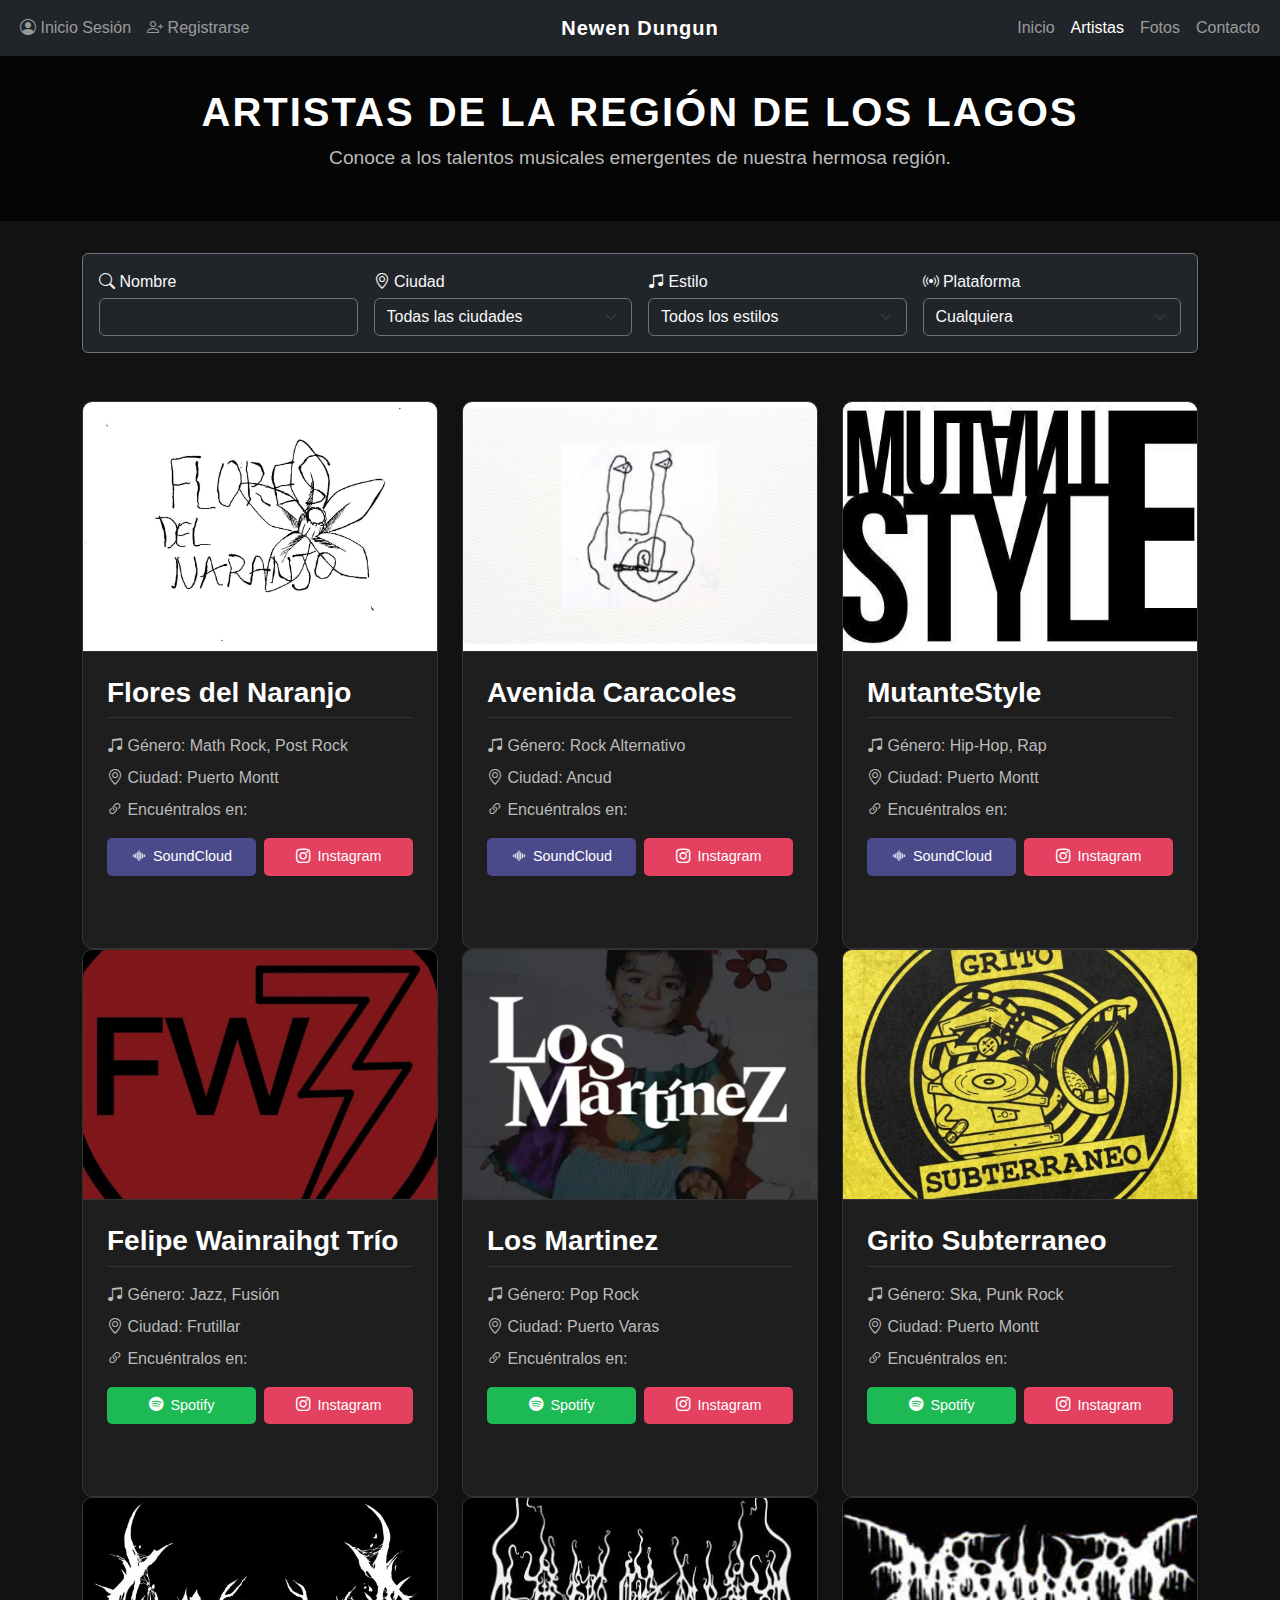
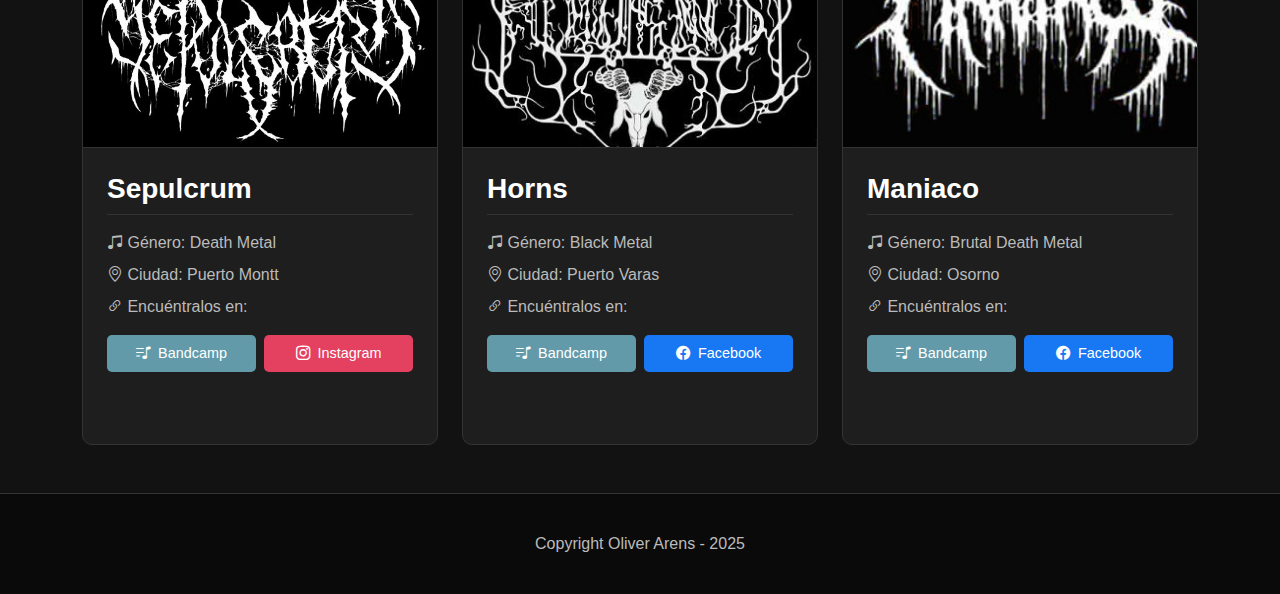
<file: Difusion musica regional/files/artistas.html>
<!DOCTYPE html>
<html lang="es">

<head>
    <meta charset="UTF-8">
    <meta name="viewport" content="width=device-width, initial-scale=1.0">
    <meta name="description" content="Newen Dungun - Artistas">
    <meta name="author" content="Oliver Arens">
    <title>Artistas - Newen Dungun</title>
    <link rel="shortcut icon" href="../imagen/icono.png" type="image/x-icon">
    <link href="https://cdn.jsdelivr.net/npm/bootstrap@5.3.3/dist/css/bootstrap.min.css" rel="stylesheet">
    <link rel="stylesheet" href="https://cdn.jsdelivr.net/npm/bootstrap-icons@1.11.1/font/bootstrap-icons.css">
    <link rel="stylesheet" href="design_artistas.css">
</head>

<body>
    <nav class="navbar navbar-expand-lg navbar-dark bg-dark">
        <div class="container-fluid">
            <a class="navbar-brand navbar-brand-custom" href="../index.html">Newen Dungun</a>
            <button class="navbar-toggler" type="button" data-bs-toggle="collapse" data-bs-target="#navbarNav">
                <span class="navbar-toggler-icon"></span>
            </button>
            
            <div class="collapse navbar-collapse" id="navbarNav">
                <ul class="navbar-nav me-auto">
                    <li class="nav-item">
                        <a class="nav-link" href="login.html"><i class="bi bi-person-circle"></i> Inicio Sesión</a>
                    </li>
                    <li class="nav-item">
                        <a class="nav-link" href="registro.html"><i class="bi bi-person-plus"></i> Registrarse</a>
                    </li>
                </ul>

                <ul class="navbar-nav ms-auto">
                    <li class="nav-item"><a class="nav-link" href="../index.html">Inicio</a></li>
                    <li class="nav-item"><a class="nav-link active" href="artistas.html">Artistas</a></li>
                    <li class="nav-item"><a class="nav-link" href="fotos.html">Fotos</a></li>
                    <li class="nav-item"><a class="nav-link" href="contacto.html">Contacto</a></li>
                </ul>
            </div>
        </div>
    </nav>

    <header>
        <div class="container">
            <h1>Artistas De La Región De Los Lagos</h1>
            <p class="lead">Conoce a los talentos musicales emergentes de nuestra hermosa región.</p>
        </div>
    </header>

    <div class="container mb-5">
        <div class="card bg-dark border-secondary p-3">
            <div class="row g-3">
                <div class="col-md-3">
                    <label class="text-light mb-1"><i class="bi bi-search"></i> Nombre</label>
                    <input type="text" id="busquedaNombre" class="form-control bg-dark text-light border-secondary" placeholder="Buscar banda...">
                </div>
                <div class="col-md-3">
                    <label class="text-light mb-1"><i class="bi bi-geo-alt"></i> Ciudad</label>
                    <select id="filtroCiudad" class="form-select bg-dark text-light border-secondary">
                        <option value="">Todas las ciudades</option>
                        <option value="Puerto Montt">Puerto Montt</option>
                        <option value="Puerto Varas">Puerto Varas</option>
                        <option value="Osorno">Osorno</option>
                        <option value="Ancud">Ancud</option>
                        <option value="Frutillar">Frutillar</option>
                    </select>
                </div>
                <div class="col-md-3">
                    <label class="text-light mb-1"><i class="bi bi-music-note-beamed"></i> Estilo</label>
                    <select id="filtroGenero" class="form-select bg-dark text-light border-secondary">
                        <option value="">Todos los estilos</option>
                        <option value="Rock">Rock / Math / Post</option>
                        <option value="Metal">Metal (Death/Black/Brutal)</option>
                        <option value="Rap">Rap / Hip-Hop</option>
                        <option value="Jazz">Jazz / Fusión</option>
                        <option value="Punk">Punk / Ska</option>
                    </select>
                </div>
                <div class="col-md-3">
                    <label class="text-light mb-1"><i class="bi bi-broadcast"></i> Plataforma</label>
                    <select id="filtroPlataforma" class="form-select bg-dark text-light border-secondary">
                        <option value="">Cualquiera</option>
                        <option value="spotify">Spotify</option>
                        <option value="soundcloud">SoundCloud</option>
                        <option value="bandcamp">Bandcamp</option>
                    </select>
                </div>
            </div>
        </div>
    </div>

    <main class="container">
        <div class="row" id="contenedor-artistas">
            <div class="text-center text-light">
                <div class="spinner-border" role="status"></div>
                <p>Cargando artistas...</p>
            </div>
        </div>
    </main>

    <footer>
        <div class="container">
            <h2>Copyright Oliver Arens - 2025</h2>
        </div>
    </footer>

    <script src="https://cdn.jsdelivr.net/npm/bootstrap@5.3.3/dist/js/bootstrap.bundle.min.js"></script>
    <script src="jv/validacion_artistas.js"></script>
</body>
</html>
</file>
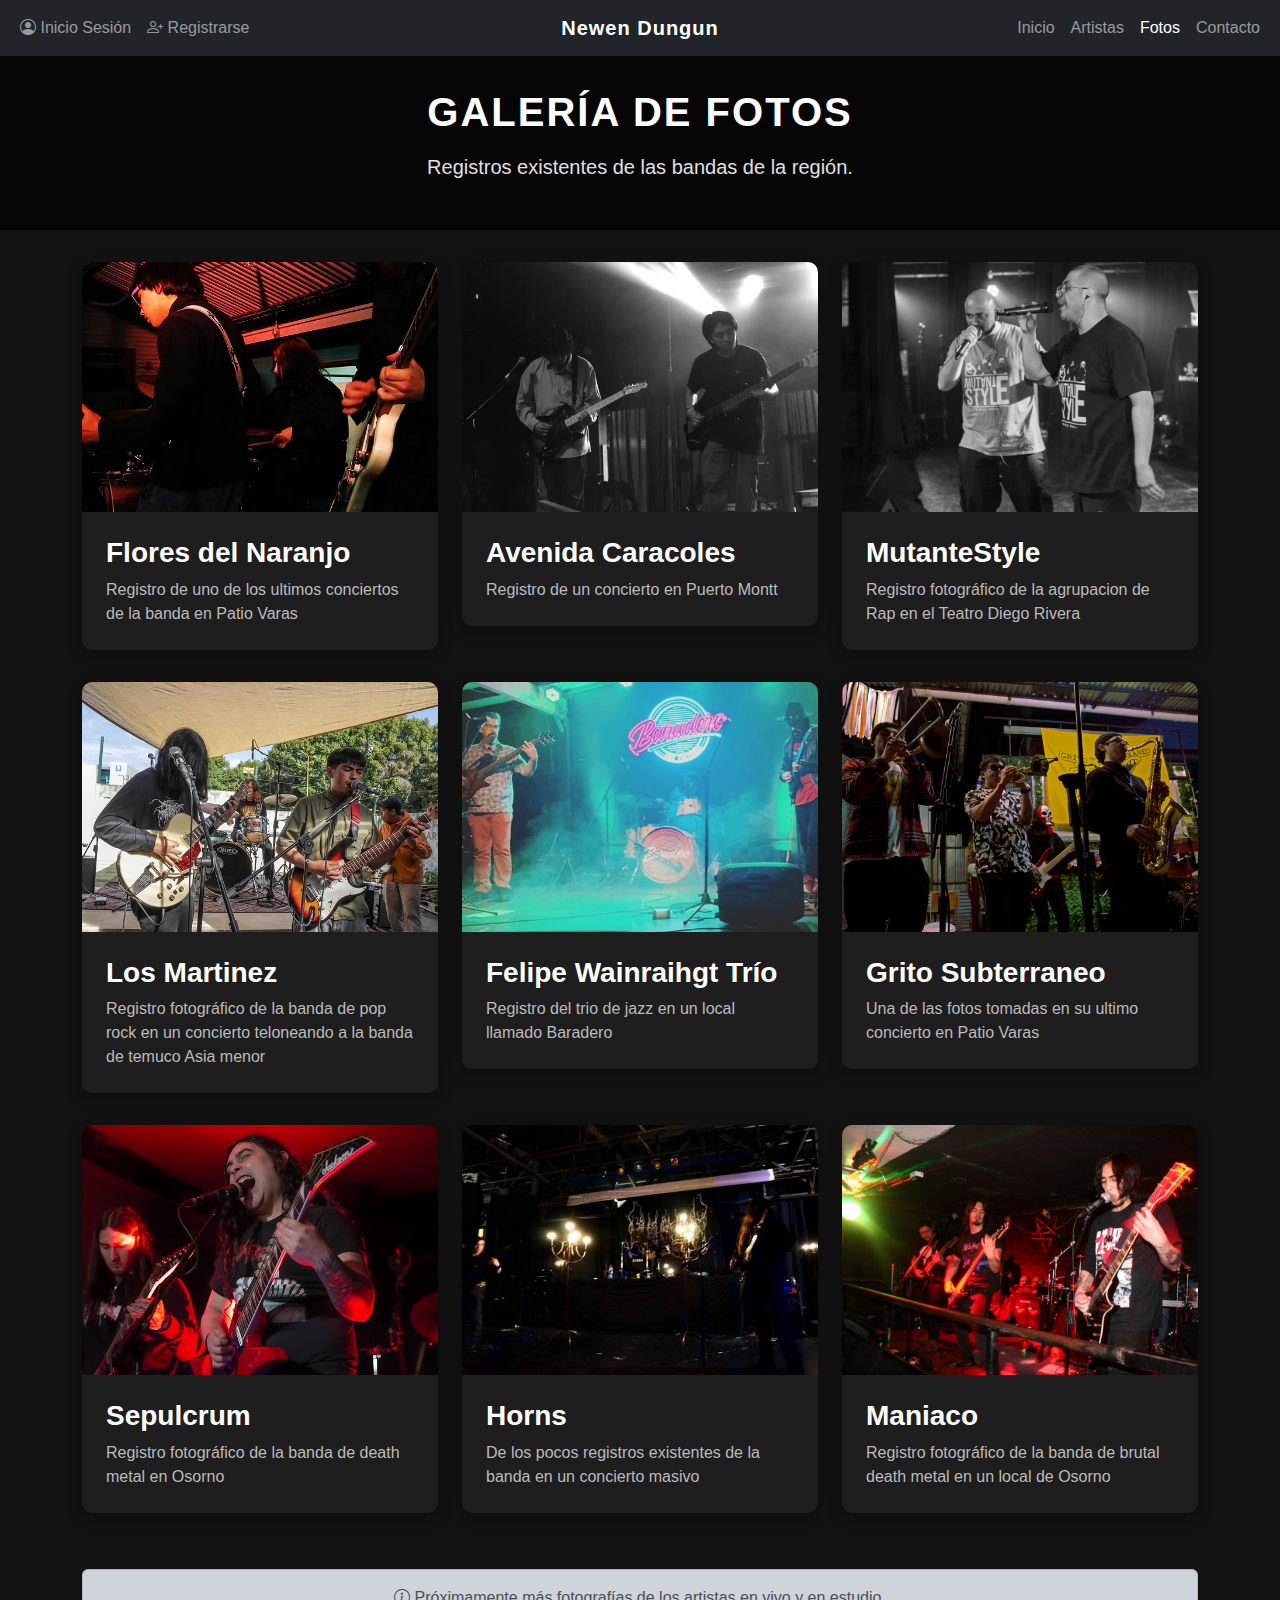
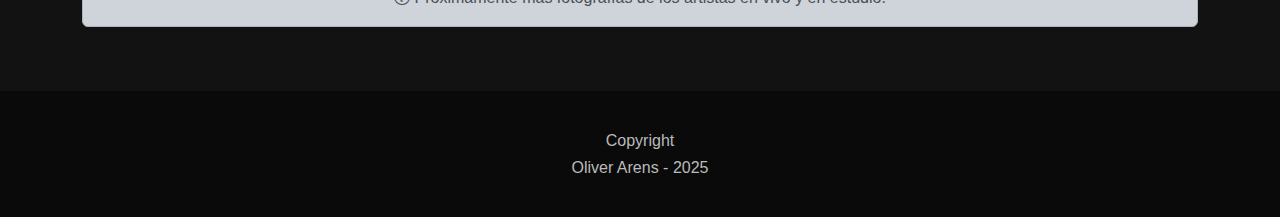
<file: Difusion musica regional/files/fotos.html>
<!DOCTYPE html>
<html lang="es">

<head>
    <meta charset="UTF-8">
    <meta name="viewport" content="width=device-width, initial-scale=1.0">
    <meta name="description" content="Fotos Newen Dungun">
    <meta name="author" content="Oliver Arens">
    <title>Fotos - Newen Dungun</title>
    <link rel="shortcut icon" href="../imagen/icono.png" type="image/x-icon">
    <link href="https://cdn.jsdelivr.net/npm/bootstrap@5.3.3/dist/css/bootstrap.min.css" rel="stylesheet">
    <link rel="stylesheet" href="https://cdn.jsdelivr.net/npm/bootstrap-icons@1.11.1/font/bootstrap-icons.css">
    <link rel="stylesheet" href="design_fotos.css">
</head>

<body>
    <nav class="navbar navbar-expand-lg navbar-dark bg-dark">
        <div class="container-fluid">
            <a class="navbar-brand" href="../index.html">Newen Dungun</a>
            <button class="navbar-toggler" type="button" data-bs-toggle="collapse" data-bs-target="#navbarNav">
                <span class="navbar-toggler-icon"></span>
            </button>
            
            <div class="collapse navbar-collapse" id="navbarNav">
                <ul class="navbar-nav me-auto">
                    <li class="nav-item">
                        <a class="nav-link" href="login.html"><i class="bi bi-person-circle"></i> Inicio Sesión</a>
                    </li>
                    <li class="nav-item">
                        <a class="nav-link" href="registro.html"><i class="bi bi-person-plus"></i> Registrarse</a>
                    </li>
                </ul>

                <ul class="navbar-nav ms-auto">
                    <li class="nav-item"><a class="nav-link" href="../index.html">Inicio</a></li>
                    <li class="nav-item"><a class="nav-link" href="artistas.html">Artistas</a></li>
                    <li class="nav-item"><a class="nav-link active" href="fotos.html">Fotos</a></li>
                    <li class="nav-item"><a class="nav-link" href="contacto.html">Contacto</a></li>
                </ul>
            </div>
        </div>
    </nav>

    <header>
        <div class="container">
            <h1>Galería de Fotos</h1>
            <p class="lead">Registros existentes de las bandas de la región.</p>
        </div>
    </header>

    <main class="container">
        <div class="row">
            <div class="col-md-6 col-lg-4">
                <div class="gallery-item">
                    <img src="../imagen/Registros/registro l flores del naranjo.jpg" class="gallery-img"
                        alt="Foto Flores del naranjo">
                    <div class="gallery-caption">
                        <h3>Flores del Naranjo</h3>
                        <p>Registro de uno de los ultimos conciertos de la banda en Patio Varas</p>
                    </div>
                </div>
            </div>

            <div class="col-md-6 col-lg-4">
                <div class="gallery-item">
                    <img src="../imagen/Registros/registro l avenida caracoles .jpg" class="gallery-img"
                        alt="Foto Avenida Caracoles">
                    <div class="gallery-caption">
                        <h3>Avenida Caracoles</h3>
                        <p>Registro de un concierto en Puerto Montt</p>
                    </div>
                </div>
            </div>

            <div class="col-md-6 col-lg-4">
                <div class="gallery-item">
                    <img src="../imagen/Registros/registro l mutantestyle.jpg" class="gallery-img" alt="Foto MutanteStyle">
                    <div class="gallery-caption">
                        <h3>MutanteStyle</h3>
                        <p>Registro fotográfico de la agrupacion de Rap en el Teatro Diego Rivera</p>
                    </div>
                </div>
            </div>

            <div class="col-md-6 col-lg-4">
                <div class="gallery-item">
                    <img src="../imagen/Registros/registro l los martinez.jpg" class="gallery-img" alt="Foto Los Martinez">
                    <div class="gallery-caption">
                        <h3>Los Martinez</h3>
                        <p>Registro fotográfico de la banda de pop rock en un concierto teloneando a la banda de temuco Asia menor</p>
                    </div>
                </div>
            </div>

            <div class="col-md-6 col-lg-4">
                <div class="gallery-item">
                    <img src="../imagen/Registros/registro l felipe trio.jpg" class="gallery-img" alt="Foto Felipe Trio">
                    <div class="gallery-caption">
                        <h3>Felipe Wainraihgt Trío</h3>
                        <p>Registro del trio de jazz en un local llamado Baradero</p>
                    </div>
                </div>
            </div>

            <div class="col-md-6 col-lg-4">
                <div class="gallery-item">
                    <img src="../imagen/Registros/registro l grito subterraneo.webp" class="gallery-img" alt="Foto Grito Subterraneo">
                    <div class="gallery-caption">
                        <h3>Grito Subterraneo</h3>
                        <p>Una de las fotos tomadas en su ultimo concierto en Patio Varas</p>
                    </div>
                </div>
            </div>

            <div class="col-md-6 col-lg-4">
                <div class="gallery-item">
                    <img src="../imagen/Registros/registro l sepulcrum.jpg" class="gallery-img" alt="Foto Sepulcrum">
                    <div class="gallery-caption">
                        <h3>Sepulcrum</h3>
                        <p>Registro fotográfico de la banda de death metal en Osorno</p>
                    </div>
                </div>
            </div>

            <div class="col-md-6 col-lg-4">
                <div class="gallery-item">
                    <img src="../imagen/Registros/registro l horns.jpg" class="gallery-img" alt="Foto Horns">
                    <div class="gallery-caption">
                        <h3>Horns</h3>
                        <p>De los pocos registros existentes de la banda en un concierto masivo</p>
                    </div>
                </div>
            </div>

            <div class="col-md-6 col-lg-4">
                <div class="gallery-item">
                    <img src="../imagen/Registros/registro l maniaco.jpg" class="gallery-img" alt="Foto Maniaco">
                    <div class="gallery-caption">
                        <h3>Maniaco</h3>
                        <p>Registro fotográfico de la banda de brutal death metal en un local de Osorno</p>
                    </div>
                </div>
            </div>
        </div>

        <div class="row mt-4">
            <div class="col-12">
                <div class="alert alert-dark text-center">
                    <i class="bi bi-info-circle"></i> Próximamente más fotografías de los artistas en vivo y en estudio.
                </div>
            </div>
        </div>
    </main>

    <footer>
        <div class="container">
            <h2>Copyright</h2>
            <h2>Oliver Arens - 2025</h2>
        </div>
    </footer>

    <script src="https://cdn.jsdelivr.net/npm/bootstrap@5.3.3/dist/js/bootstrap.bundle.min.js"></script>
</body>
</html>
</file>
<file: Difusion musica regional/files/design_artistas.css>
body {
    background-color: #121212;
    color: #e0e0e0;
    font-family: 'Segoe UI', Tahoma, Geneva, Verdana, sans-serif;
}

.navbar-brand {
    font-weight: 700;
    letter-spacing: 1px;
}

.nav-link {
    transition: color 0.3s;
}

.nav-link:hover {
    color: #bb86fc !important;
}

header {
    text-align: center;
    padding: 2rem 0;
    background: linear-gradient(rgba(0, 0, 0, 0.7), rgba(0, 0, 0, 0.7));
    margin-bottom: 2rem;
}

header h1 {
    color: #fff;
    font-weight: 700;
    text-transform: uppercase;
    letter-spacing: 2px;
}

header .lead {
    color: #bbbbbb;
    font-size: 1.2rem;
    font-weight: 300;
}

.artist-card {
    background-color: #1e1e1e;
    border-radius: 10px;
    overflow: hidden;
    transition: transform 0.3s, box-shadow 0.3s;
    margin-bottom: 3rem;
    height: 100%;
    border: 1px solid #333;
}

.artist-card:hover {
    transform: translateY(-5px);
    box-shadow: 0 10px 20px rgba(0, 0, 0, 0.3);
}

.artist-img {
    width: 100%;
    height: 250px;
    object-fit: cover;
    border-bottom: 1px solid #333;
}

.artist-info {
    padding: 1.5rem;
}

.artist-name {
    color: #fff;
    font-weight: 600;
    margin-bottom: 1rem;
    border-bottom: 1px solid #333;
    padding-bottom: 0.5rem;
}

.artist-detail {
    margin-bottom: 0.5rem;
    color: #bbbbbb;
}

.social-buttons {
    display: flex;
    gap: 0.5rem;
    flex-wrap: wrap;
    margin-top: 1rem;
}

.btn {
    flex: 1;
    min-width: 120px;
    display: flex;
    align-items: center;
    justify-content: center;
    gap: 0.5rem;
    padding: 0.5rem 1rem;
    border: none;
    border-radius: 5px;
    font-weight: 500;
    transition: all 0.3s;
    text-decoration: none;
    font-size: 0.9rem;
}

.btn-primary {
    background-color: #4a4a8a;
    color: white;
}

.btn-primary:hover {
    background-color: #5f5fa3;
    color: white;
    transform: translateY(-2px);
}

.btn-instagram {
    background-color: #E4405F;
    color: white;
}

.btn-instagram:hover {
    background-color: #D32D4C;
    color: white;
    transform: translateY(-2px);
}

.btn-spotify {
    background-color: #1DB954;
    color: white;
}

.btn-spotify:hover {
    background-color: #1AA34A;
    color: white;
    transform: translateY(-2px);
}

.btn-bandcamp {
    background-color: #629aa9;
    color: white;
}

.btn-bandcamp:hover {
    background-color: #4a8a9a;
    color: white;
    transform: translateY(-2px);
}
.btn-facebook {
    background-color: #1877F2;
    color: white;
}

.btn-facebook:hover {
    background-color: #165ebd;
    color: white;
    transform: translateY(-2px);
}

footer {
    text-align: center;
    padding: 2rem;
    background-color: #0a0a0a;
    margin-top: 3rem;
    border-top: 1px solid #333;
}

footer h2 {
    color: #bbbbbb;
    font-size: 1rem;
    margin: 0.5rem 0;
    font-weight: 300;
}

@media (max-width: 768px) {
    .social-buttons {
        flex-direction: column;
    }
    
    .btn {
        min-width: 100%;
    }
}

.navbar {
    position: relative;
}

.navbar-brand {
    position: absolute;
    left: 50%;
    transform: translateX(-50%);
    margin: 0;
}
</file>
<file: Difusion musica regional/files/design_fotos.css>
body {
    background-color: #121212;
    color: #e0e0e0;
    font-family: 'Segoe UI', Tahoma, Geneva, Verdana, sans-serif;
}

.navbar-brand {
    font-weight: 700;
    letter-spacing: 1px;
}

.nav-link {
    transition: color 0.3s;
}

.nav-link:hover {
    color: #bb86fc !important;
}

header {
    text-align: center;
    padding: 2rem 0;
    background: linear-gradient(rgba(0, 0, 0, 0.7), rgba(0, 0, 0, 0.7)); 
    margin-bottom: 2rem;
}

header h1 {
    color: #fff;
    font-weight: 700;
    text-transform: uppercase;
    letter-spacing: 2px;
    margin-bottom: 1rem;
}

.gallery-item {
    background-color: #1e1e1e;
    border-radius: 10px;
    overflow: hidden;
    margin-bottom: 2rem;
    box-shadow: 0 5px 15px rgba(0, 0, 0, 0.3);
    transition: transform 0.3s;
}

.gallery-item:hover {
    transform: translateY(-5px);
}

.gallery-img {
    width: 100%;
    height: 250px;
    object-fit: cover;
}

.gallery-caption {
    padding: 1.5rem;
}

.gallery-caption h3 {
    color: #fff;
    margin-bottom: 0.5rem;
    font-weight: 600;
}

.gallery-caption p {
    color: #bbbbbb;
    margin: 0;
}

footer {
    background-color: #0a0a0a;
    padding: 2rem 0;
    margin-top: 3rem;
    text-align: center;
}

footer h2 {
    color: #bbbbbb;
    font-size: 1rem;
    margin: 0.5rem 0;
    font-weight: 300;
}

.navbar {
    position: relative;
}

.navbar-brand {
    position: absolute;
    left: 50%;
    transform: translateX(-50%);
    margin: 0;
}
</file>
